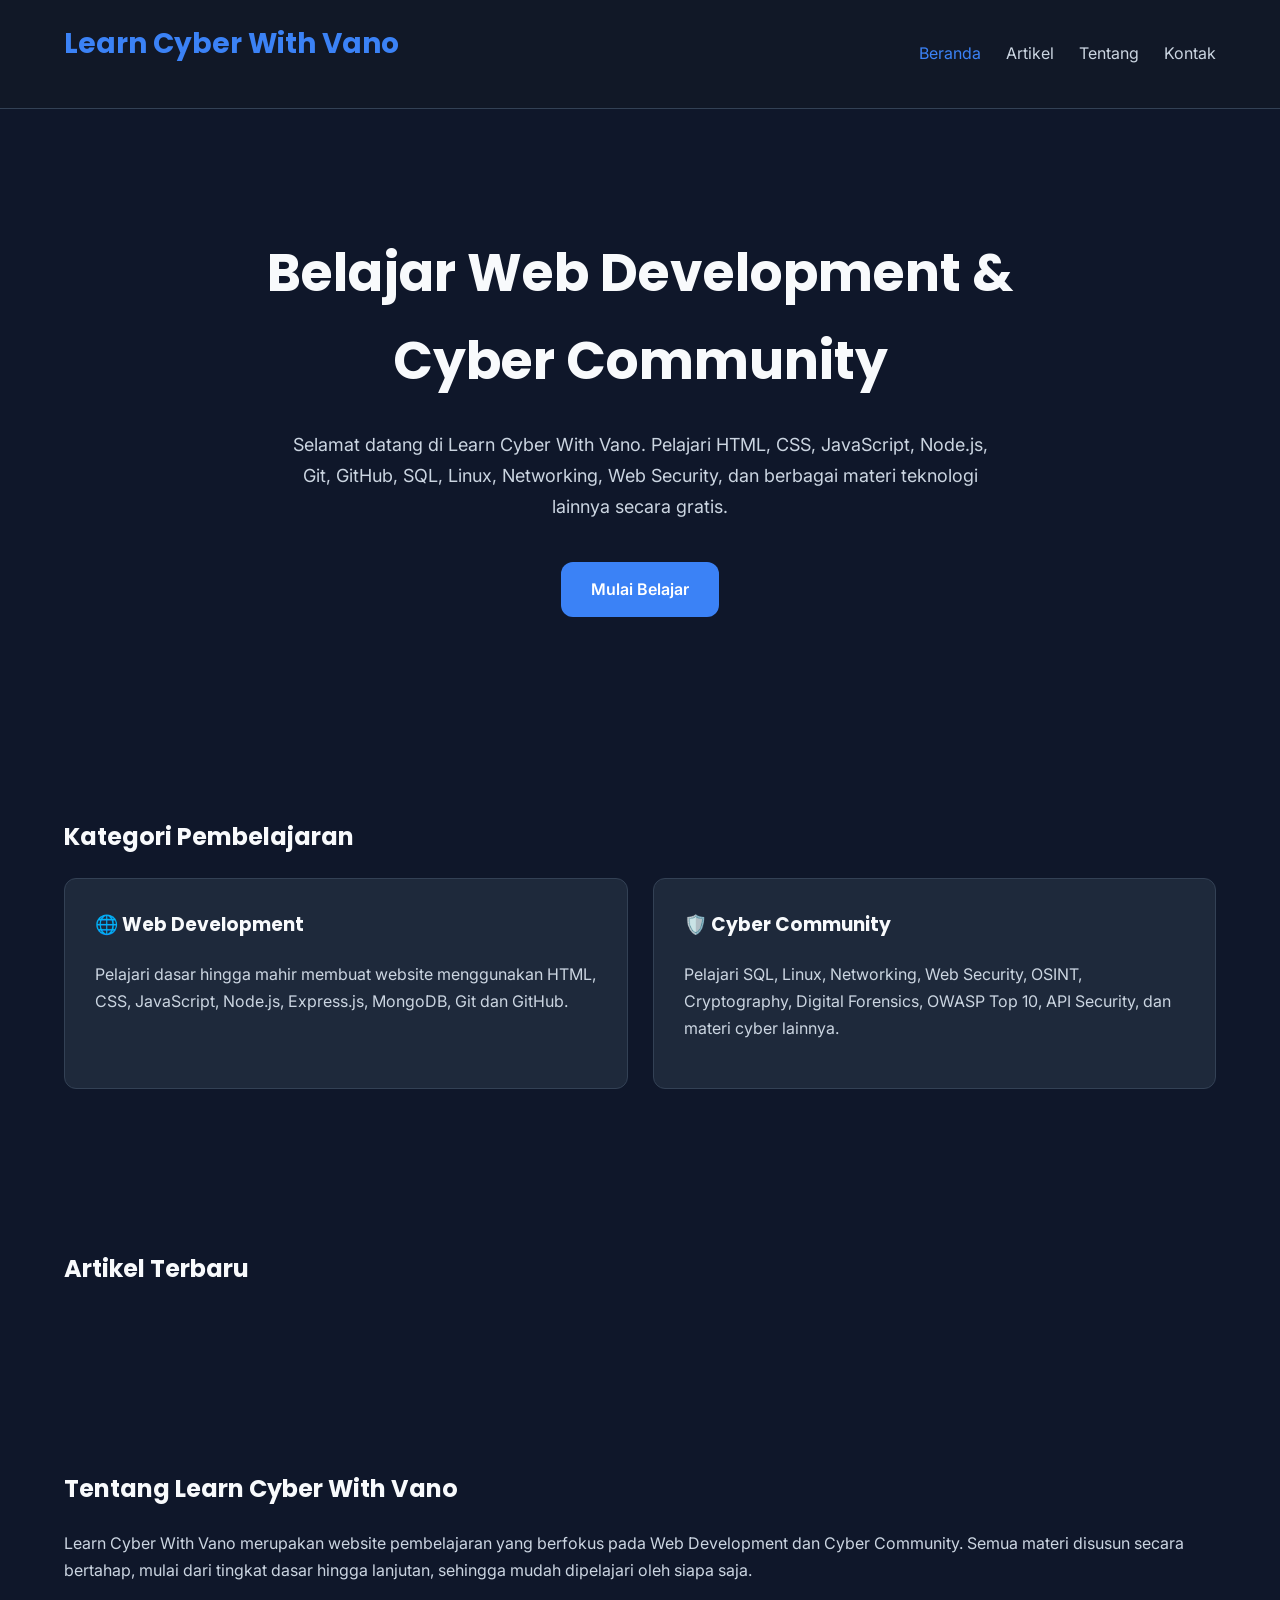
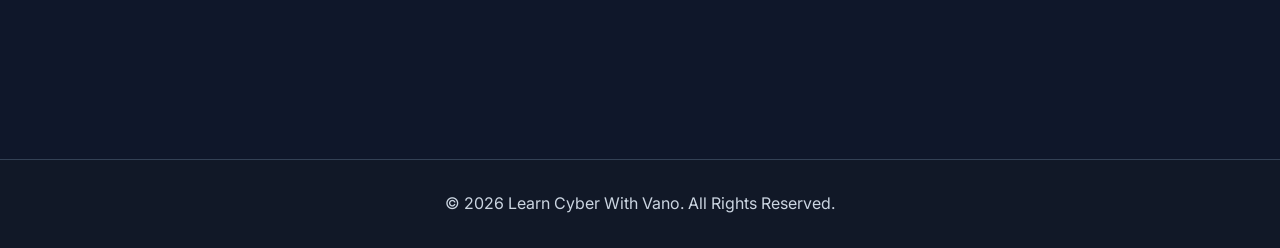
<file: index.html>
<!DOCTYPE html>
<html lang="id">

<head>
    <meta charset="UTF-8">
    <meta name="viewport" content="width=device-width, initial-scale=1.0">

    <title>Learn Cyber With Vano | Web Development & Cyber Community</title>

    <meta name="description"
        content="Learn Cyber With Vano adalah platform pembelajaran Web Development dan Cyber Community dalam bahasa Indonesia.">

    <meta name="keywords"
        content="HTML, CSS, JavaScript, Node.js, SQL, Linux, Cyber Security, Web Development">

    <meta name="author" content="Vano">

    <link rel="stylesheet" href="assets/css/style.css">
</head>

<body>

    <!-- Header -->
    <header>

        <div class="container">

            <div class="logo">

                <a href="index.html">

                    <h1>Learn Cyber With Vano</h1>

                </a>

            </div>

            <nav>

                <ul>

                    <li><a href="index.html">Beranda</a></li>

                    <li><a href="artikel.html">Artikel</a></li>

                    <li><a href="about.html">Tentang</a></li>

                    <li><a href="contact.html">Kontak</a></li>

                </ul>

            </nav>

        </div>

    </header>

    <!-- Hero -->
    <section class="hero">

        <div class="container">

            <h2>
                Belajar Web Development &
                Cyber Community
            </h2>

            <p>

                Selamat datang di Learn Cyber With Vano.

                Pelajari HTML, CSS, JavaScript, Node.js,
                Git, GitHub, SQL, Linux, Networking,
                Web Security, dan berbagai materi teknologi
                lainnya secara gratis.

            </p>

            <a href="artikel.html" class="btn">

                Mulai Belajar

            </a>

        </div>

    </section>

    <!-- Kategori -->
    <section class="categories">

        <div class="container">

            <h2>Kategori Pembelajaran</h2>

            <div class="category-list">

                <div class="category-card">

                    <h3>🌐 Web Development</h3>

                    <p>

                        Pelajari dasar hingga mahir membuat website
                        menggunakan HTML, CSS, JavaScript,
                        Node.js, Express.js, MongoDB,
                        Git dan GitHub.

                    </p>

                </div>

                <div class="category-card">

                    <h3>🛡️ Cyber Community</h3>

                    <p>

                        Pelajari SQL, Linux, Networking,
                        Web Security, OSINT,
                        Cryptography, Digital Forensics,
                        OWASP Top 10, API Security,
                        dan materi cyber lainnya.

                    </p>

                </div>

            </div>

        </div>

    </section>

    <!-- Artikel Terbaru -->
    <section class="latest">

        <div class="container">

            <h2>Artikel Terbaru</h2>

            <div class="article-list">

                <!-- Akan ditampilkan menggunakan JavaScript -->

            </div>

        </div>

    </section>

    <!-- Tentang -->
    <section class="about-preview">

        <div class="container">

            <h2>Tentang Learn Cyber With Vano</h2>

            <p>

                Learn Cyber With Vano merupakan website
                pembelajaran yang berfokus pada
                Web Development dan Cyber Community.

                Semua materi disusun secara bertahap,
                mulai dari tingkat dasar hingga lanjutan,
                sehingga mudah dipelajari oleh siapa saja.

            </p>

        </div>

    </section>

    <!-- Footer -->
    <footer>

        <div class="container">

            <p>

                © 2026 Learn Cyber With Vano.
                All Rights Reserved.

            </p>

        </div>

    </footer>

    <script src="assets/js/app.js"></script>

</body>

  </html>
</file>
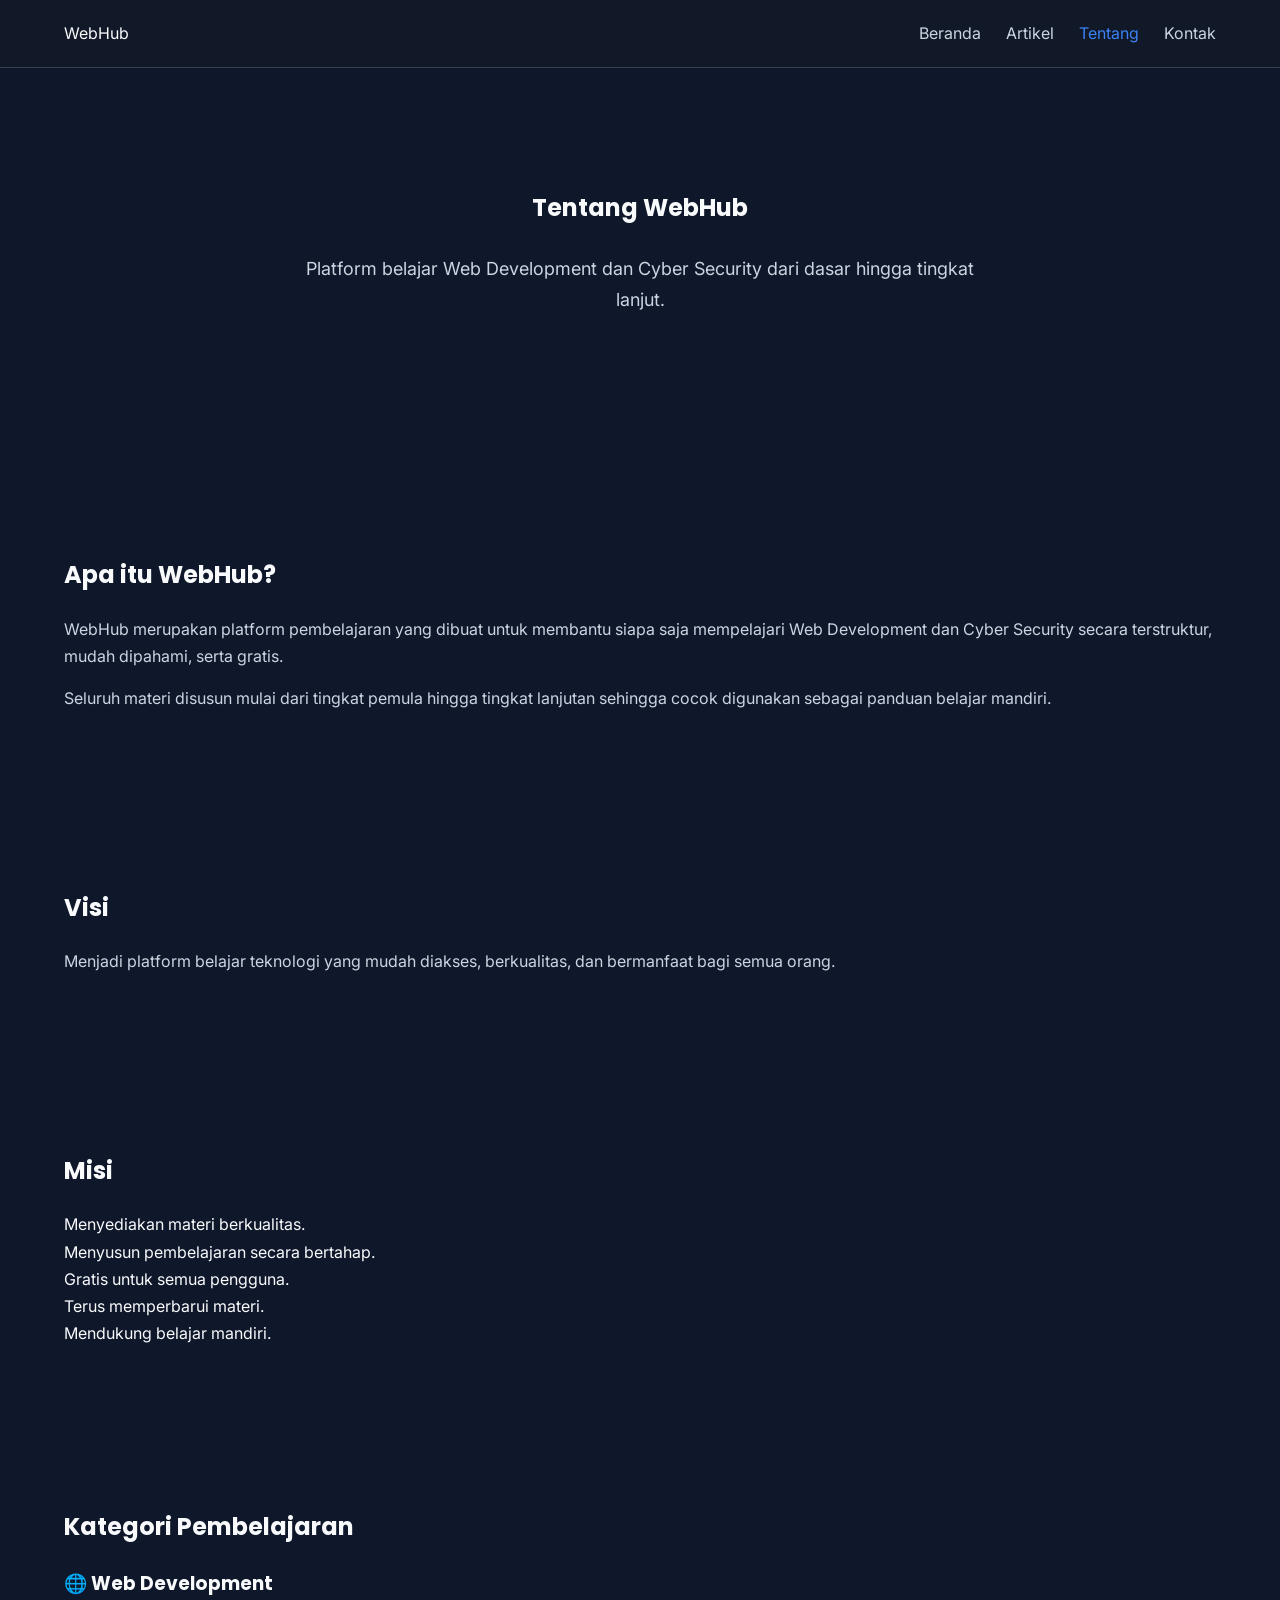
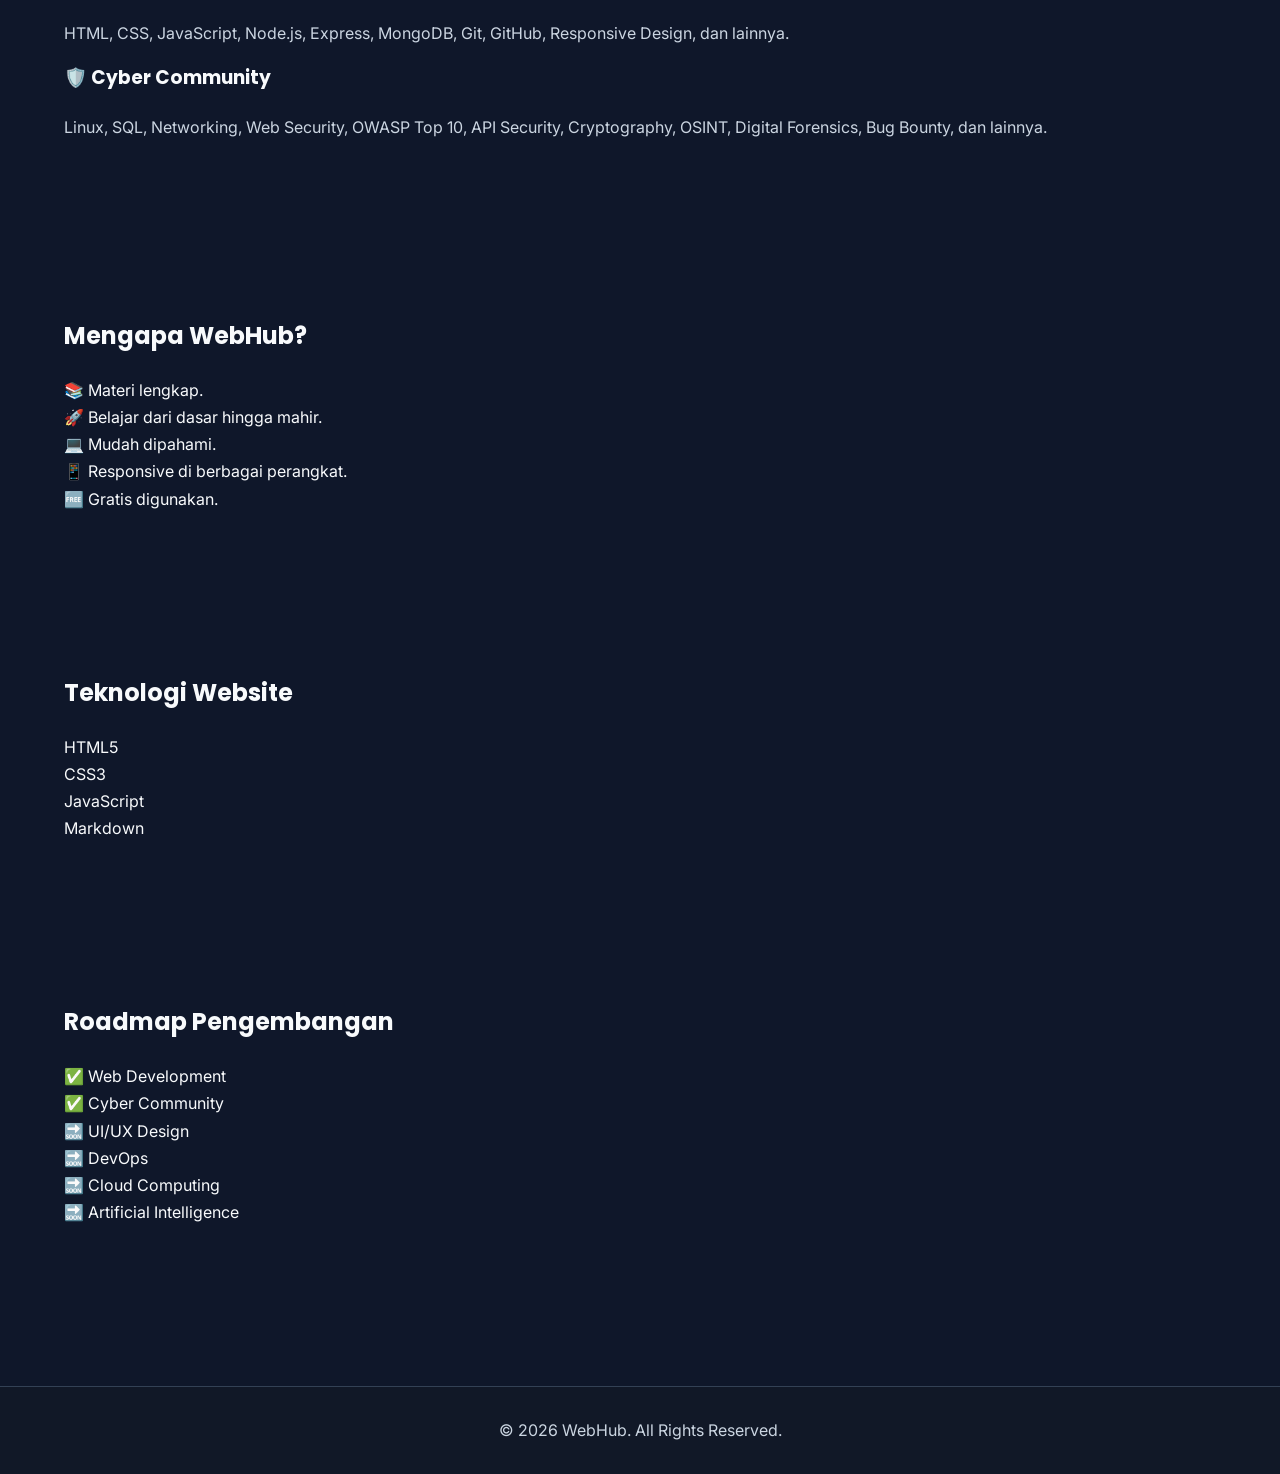
<file: about.html>
<!DOCTYPE html>
<html lang="id">
<head>
    <meta charset="UTF-8">
    <meta name="viewport" content="width=device-width, initial-scale=1.0">
    <title>Tentang - WebHub</title>

    <link rel="stylesheet" href="assets/css/style.css">
    <link rel="stylesheet" href="assets/css/responsive.css">

    <link rel="icon" href="assets/icons/logo.png">
</head>
<body>

<header class="navbar">
    <div class="container">
        <a href="index.html" class="logo">WebHub</a>

        <nav>
            <ul>
                <li><a href="index.html">Beranda</a></li>
                <li><a href="artikel.html">Artikel</a></li>
                <li><a href="about.html" class="active">Tentang</a></li>
                <li><a href="contact.html">Kontak</a></li>
            </ul>
        </nav>
    </div>
</header>

<section class="hero">
    <div class="container">
        <h1>Tentang WebHub</h1>
        <p>
            Platform belajar Web Development dan Cyber Security
            dari dasar hingga tingkat lanjut.
        </p>
    </div>
</section>

<section class="about container">

    <h2>Apa itu WebHub?</h2>

    <p>
        WebHub merupakan platform pembelajaran yang dibuat untuk membantu
        siapa saja mempelajari Web Development dan Cyber Security
        secara terstruktur, mudah dipahami, serta gratis.
    </p>

    <p>
        Seluruh materi disusun mulai dari tingkat pemula hingga tingkat
        lanjutan sehingga cocok digunakan sebagai panduan belajar mandiri.
    </p>

</section>

<section class="container">

    <h2>Visi</h2>

    <p>
        Menjadi platform belajar teknologi yang mudah diakses,
        berkualitas, dan bermanfaat bagi semua orang.
    </p>

</section>

<section class="container">

    <h2>Misi</h2>

    <ul>
        <li>Menyediakan materi berkualitas.</li>
        <li>Menyusun pembelajaran secara bertahap.</li>
        <li>Gratis untuk semua pengguna.</li>
        <li>Terus memperbarui materi.</li>
        <li>Mendukung belajar mandiri.</li>
    </ul>

</section>

<section class="container">

    <h2>Kategori Pembelajaran</h2>

    <div class="cards">

        <div class="card">
            <h3>🌐 Web Development</h3>
            <p>
                HTML, CSS, JavaScript, Node.js,
                Express, MongoDB, Git, GitHub,
                Responsive Design, dan lainnya.
            </p>
        </div>

        <div class="card">
            <h3>🛡️ Cyber Community</h3>
            <p>
                Linux, SQL, Networking,
                Web Security, OWASP Top 10,
                API Security, Cryptography,
                OSINT, Digital Forensics,
                Bug Bounty, dan lainnya.
            </p>
        </div>

    </div>

</section>

<section class="container">

    <h2>Mengapa WebHub?</h2>

    <ul>
        <li>📚 Materi lengkap.</li>
        <li>🚀 Belajar dari dasar hingga mahir.</li>
        <li>💻 Mudah dipahami.</li>
        <li>📱 Responsive di berbagai perangkat.</li>
        <li>🆓 Gratis digunakan.</li>
    </ul>

</section>

<section class="container">

    <h2>Teknologi Website</h2>

    <div class="cards">

        <div class="card">HTML5</div>
        <div class="card">CSS3</div>
        <div class="card">JavaScript</div>
        <div class="card">Markdown</div>

    </div>

</section>

<section class="container">

    <h2>Roadmap Pengembangan</h2>

    <ul>
        <li>✅ Web Development</li>
        <li>✅ Cyber Community</li>
        <li>🔜 UI/UX Design</li>
        <li>🔜 DevOps</li>
        <li>🔜 Cloud Computing</li>
        <li>🔜 Artificial Intelligence</li>
    </ul>

</section>

<footer>
    <div class="container">
        <p>© 2026 WebHub. All Rights Reserved.</p>
    </div>
</footer>

<script src="assets/js/app.js"></script>

</body>
  </html>
</file>
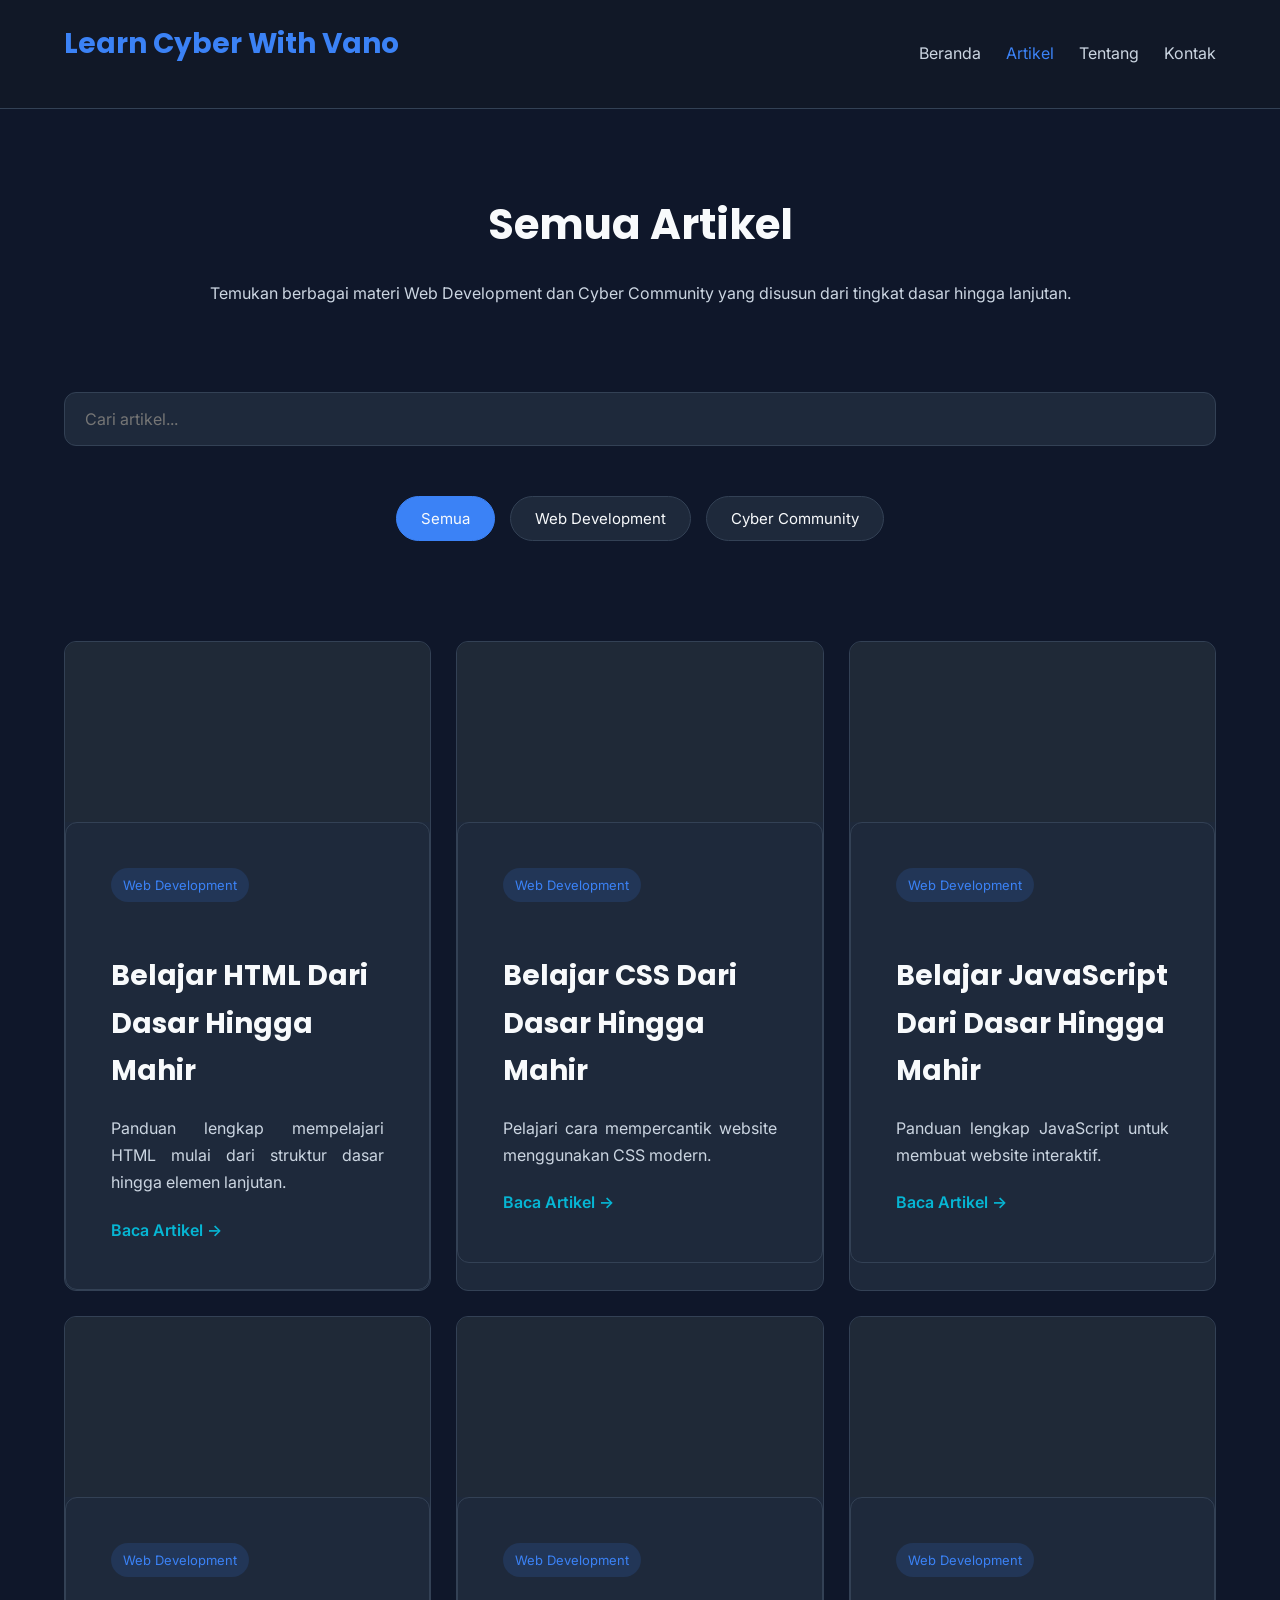
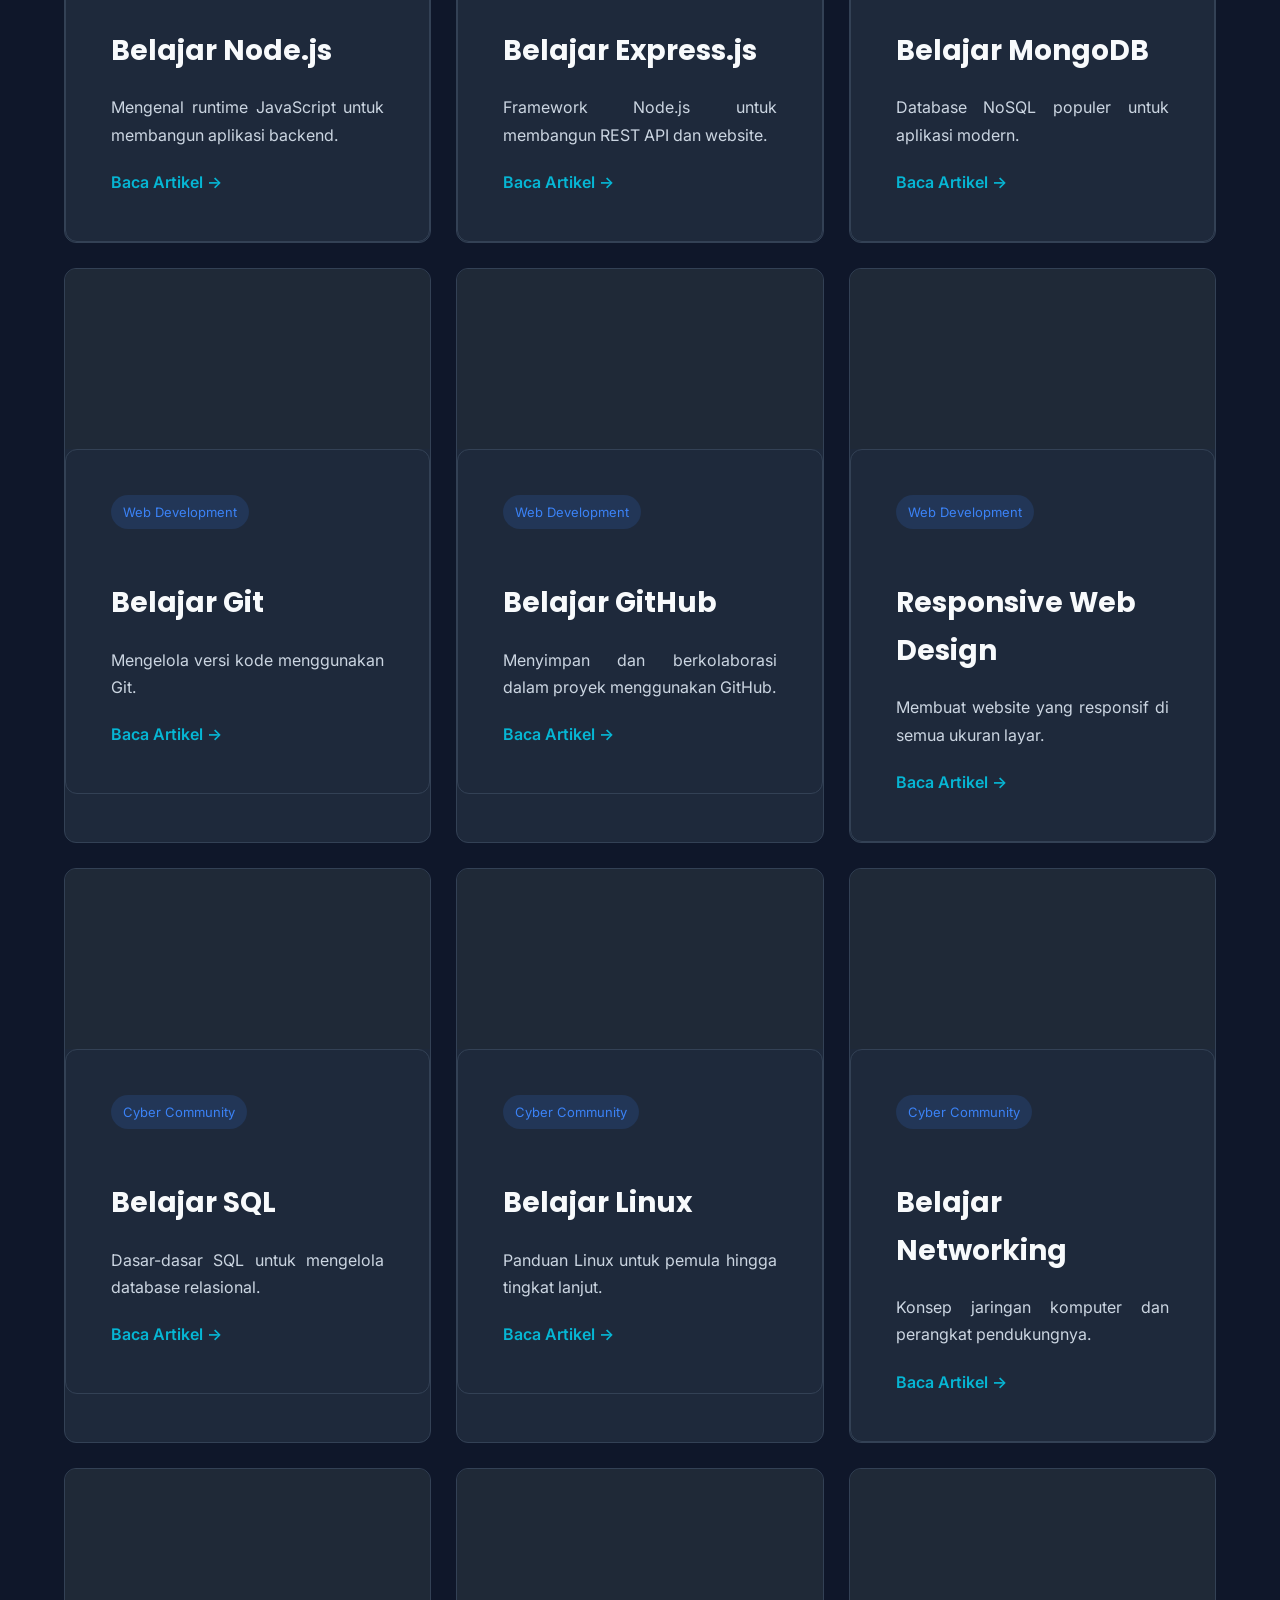
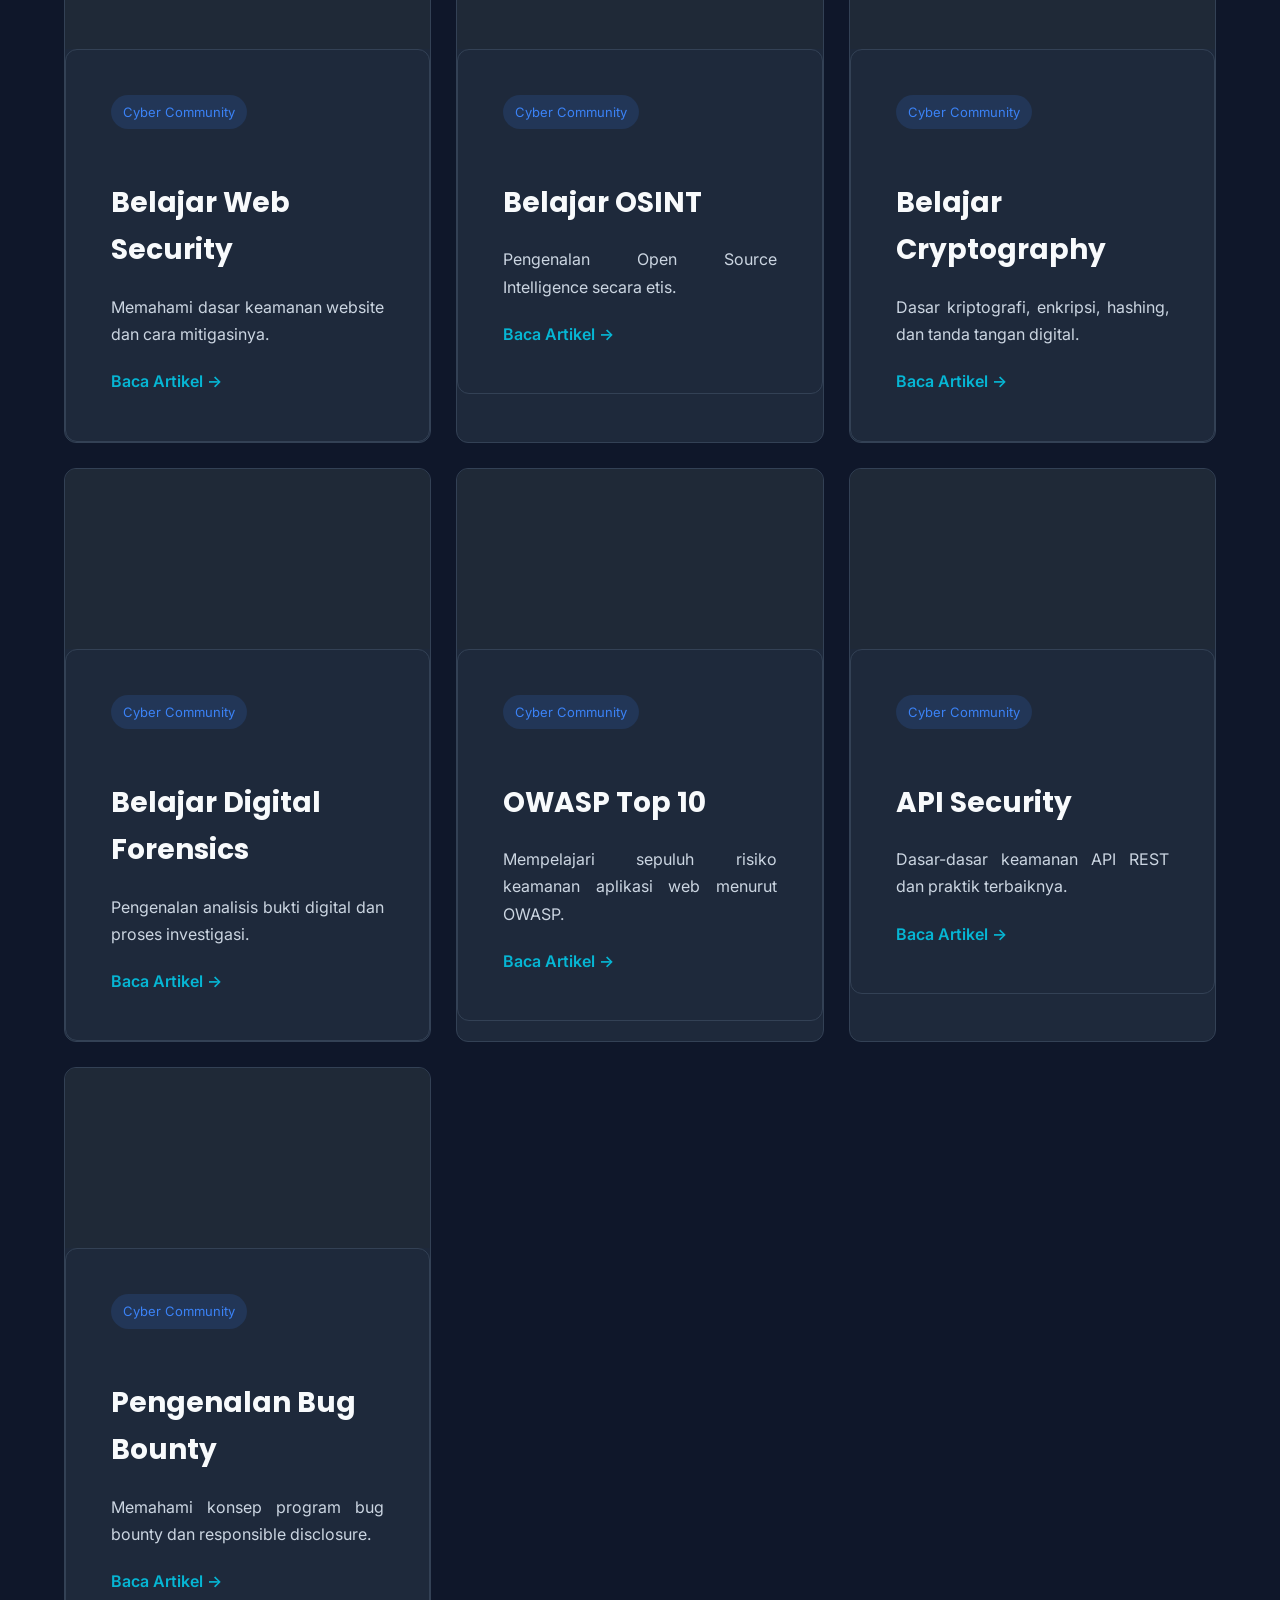
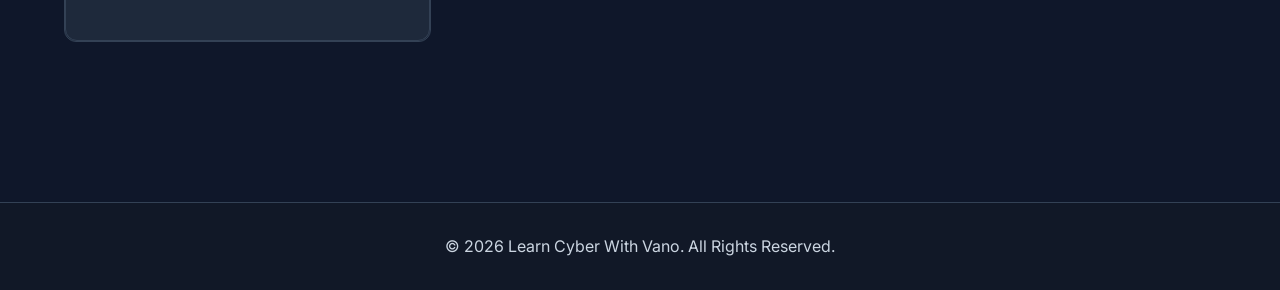
<file: artikel.html>
<!DOCTYPE html>
<html lang="id">

<head>

    <meta charset="UTF-8">

    <meta name="viewport" content="width=device-width, initial-scale=1.0">

    <title>Artikel | Learn Cyber With Vano</title>

    <meta name="description"
        content="Kumpulan artikel Web Development dan Cyber Community dari Learn Cyber With Vano.">

    <link rel="stylesheet" href="assets/css/style.css">

</head>

<body>

    <!-- Header -->
    <header>

        <div class="container">

            <div class="logo">

                <a href="index.html">

                    <h1>Learn Cyber With Vano</h1>

                </a>

            </div>

            <nav>

                <ul>

                    <li><a href="index.html">Beranda</a></li>

                    <li><a href="artikel.html" class="active">Artikel</a></li>

                    <li><a href="about.html">Tentang</a></li>

                    <li><a href="contact.html">Kontak</a></li>

                </ul>

            </nav>

        </div>

    </header>

    <!-- Hero -->

    <section class="page-header">

        <div class="container">

            <h2>Semua Artikel</h2>

            <p>

                Temukan berbagai materi Web Development
                dan Cyber Community yang disusun dari
                tingkat dasar hingga lanjutan.

            </p>

        </div>

    </section>

    <!-- Search -->

    <section class="search-section">

        <div class="container">

            <input
                type="text"
                id="searchInput"
                placeholder="Cari artikel...">

        </div>

    </section>

    <!-- Filter -->

    <section class="category-filter">

        <div class="container">

            <button class="filter-btn active">

                Semua

            </button>

            <button class="filter-btn">

                Web Development

            </button>

            <button class="filter-btn">

                Cyber Community

            </button>

        </div>

    </section>

    <!-- List Artikel -->

    <section class="articles">

        <div class="container">

            <div id="articleContainer">

                <!-- Akan diisi menggunakan JavaScript -->

            </div>

        </div>

    </section>

    <!-- Footer -->

    <footer>

        <div class="container">

            <p>

                © 2026 Learn Cyber With Vano.
                All Rights Reserved.

            </p>

        </div>

    </footer>

    <script src="assets/js/search.js"></script>

</body>

      </html>
</file>
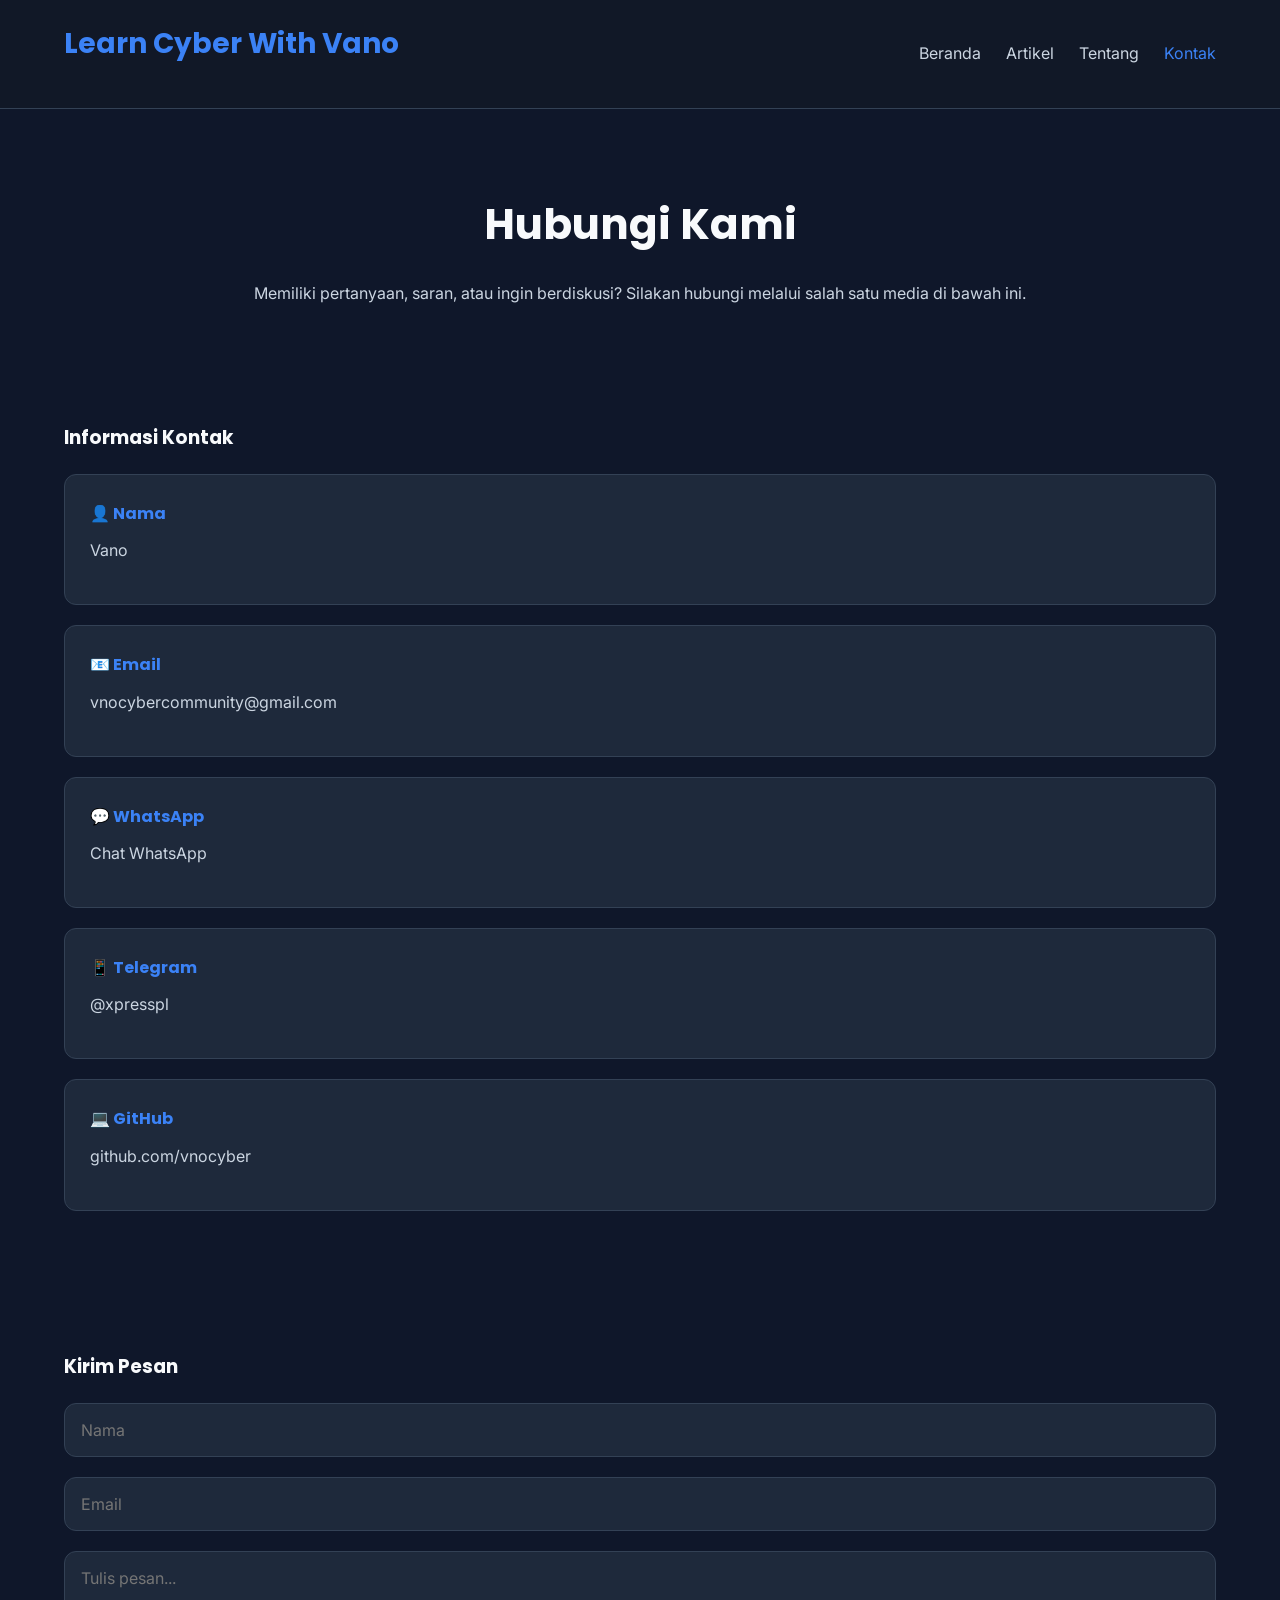
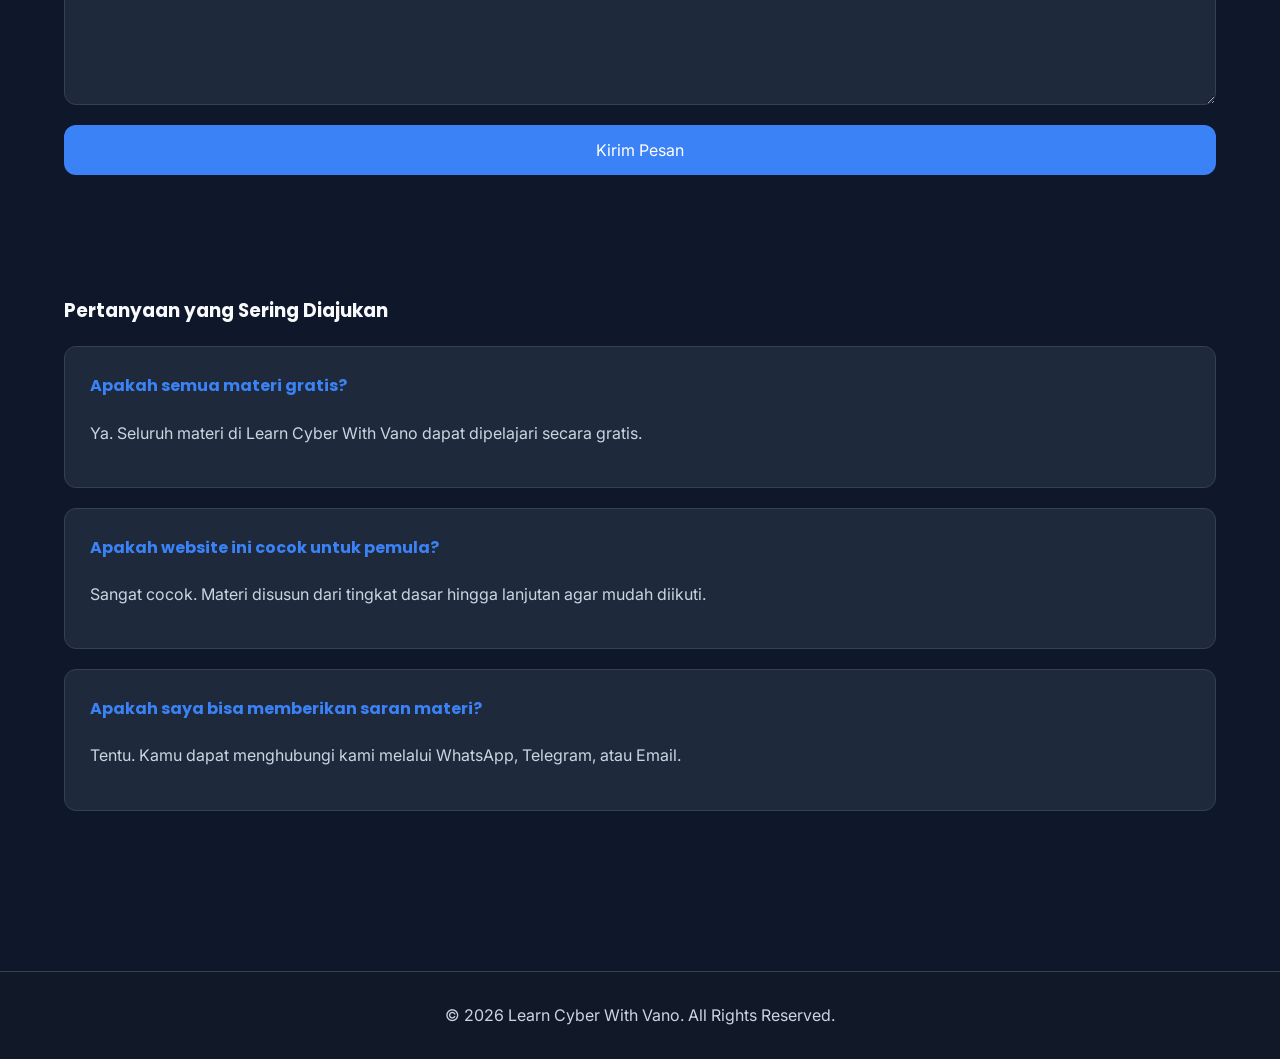
<file: contact.html>
<!DOCTYPE html>
<html lang="id">

<head>

    <meta charset="UTF-8">

    <meta name="viewport" content="width=device-width, initial-scale=1.0">

    <title>Kontak | Learn Cyber With Vano</title>

    <meta name="description"
        content="Hubungi Learn Cyber With Vano melalui WhatsApp, Telegram, Email, atau GitHub.">

    <link rel="stylesheet" href="assets/css/style.css">

</head>

<body>

    <!-- Header -->

    <header>

        <div class="container">

            <div class="logo">

                <a href="index.html">

                    <h1>Learn Cyber With Vano</h1>

                </a>

            </div>

            <nav>

                <ul>

                    <li><a href="index.html">Beranda</a></li>

                    <li><a href="artikel.html">Artikel</a></li>

                    <li><a href="about.html">Tentang</a></li>

                    <li><a href="contact.html" class="active">Kontak</a></li>

                </ul>

            </nav>

        </div>

    </header>

    <!-- Hero -->

    <section class="page-header">

        <div class="container">

            <h2>Hubungi Kami</h2>

            <p>

                Memiliki pertanyaan, saran, atau ingin berdiskusi?
                Silakan hubungi melalui salah satu media di bawah ini.

            </p>

        </div>

    </section>

    <!-- Informasi Kontak -->

    <section class="contact-info">

        <div class="container">

            <h3>Informasi Kontak</h3>

            <div class="contact-card">

                <h4>👤 Nama</h4>

                <p>Vano</p>

            </div>

            <div class="contact-card">

                <h4>📧 Email</h4>

                <p>vnocybercommunity@gmail.com</p>

            </div>

            <div class="contact-card">

                <h4>💬 WhatsApp</h4>

                <p>

                    <a href="https://wa.me/628212165939">

                        Chat WhatsApp

                    </a>

                </p>

            </div>

            <div class="contact-card">

                <h4>📱 Telegram</h4>

                <p>

                    <a href="https://t.me/xpresspl">

                        @xpresspl

                    </a>

                </p>

            </div>

            <div class="contact-card">

                <h4>💻 GitHub</h4>

                <p>

                    <a href="https://github.com/vnocyber">

                        github.com/vnocyber

                    </a>

                </p>

            </div>

        </div>

    </section>

    <!-- Form -->

    <section class="contact-form">

        <div class="container">

            <h3>Kirim Pesan</h3>

            <form>

                <input
                    type="text"
                    placeholder="Nama"
                    required>

                <input
                    type="email"
                    placeholder="Email"
                    required>

                <textarea
                    rows="6"
                    placeholder="Tulis pesan..."
                    required></textarea>

                <button type="submit">

                    Kirim Pesan

                </button>

            </form>

        </div>

    </section>

    <!-- FAQ -->

    <section class="faq">

        <div class="container">

            <h3>Pertanyaan yang Sering Diajukan</h3>

            <div class="faq-item">

                <h4>Apakah semua materi gratis?</h4>

                <p>

                    Ya. Seluruh materi di Learn Cyber With Vano
                    dapat dipelajari secara gratis.

                </p>

            </div>

            <div class="faq-item">

                <h4>Apakah website ini cocok untuk pemula?</h4>

                <p>

                    Sangat cocok. Materi disusun dari tingkat dasar
                    hingga lanjutan agar mudah diikuti.

                </p>

            </div>

            <div class="faq-item">

                <h4>Apakah saya bisa memberikan saran materi?</h4>

                <p>

                    Tentu. Kamu dapat menghubungi kami melalui
                    WhatsApp, Telegram, atau Email.

                </p>

            </div>

        </div>

    </section>

    <!-- Footer -->

    <footer>

        <div class="container">

            <p>

                © 2026 Learn Cyber With Vano.
                All Rights Reserved.

            </p>

        </div>

    </footer>

</body>

              </html>
</file>
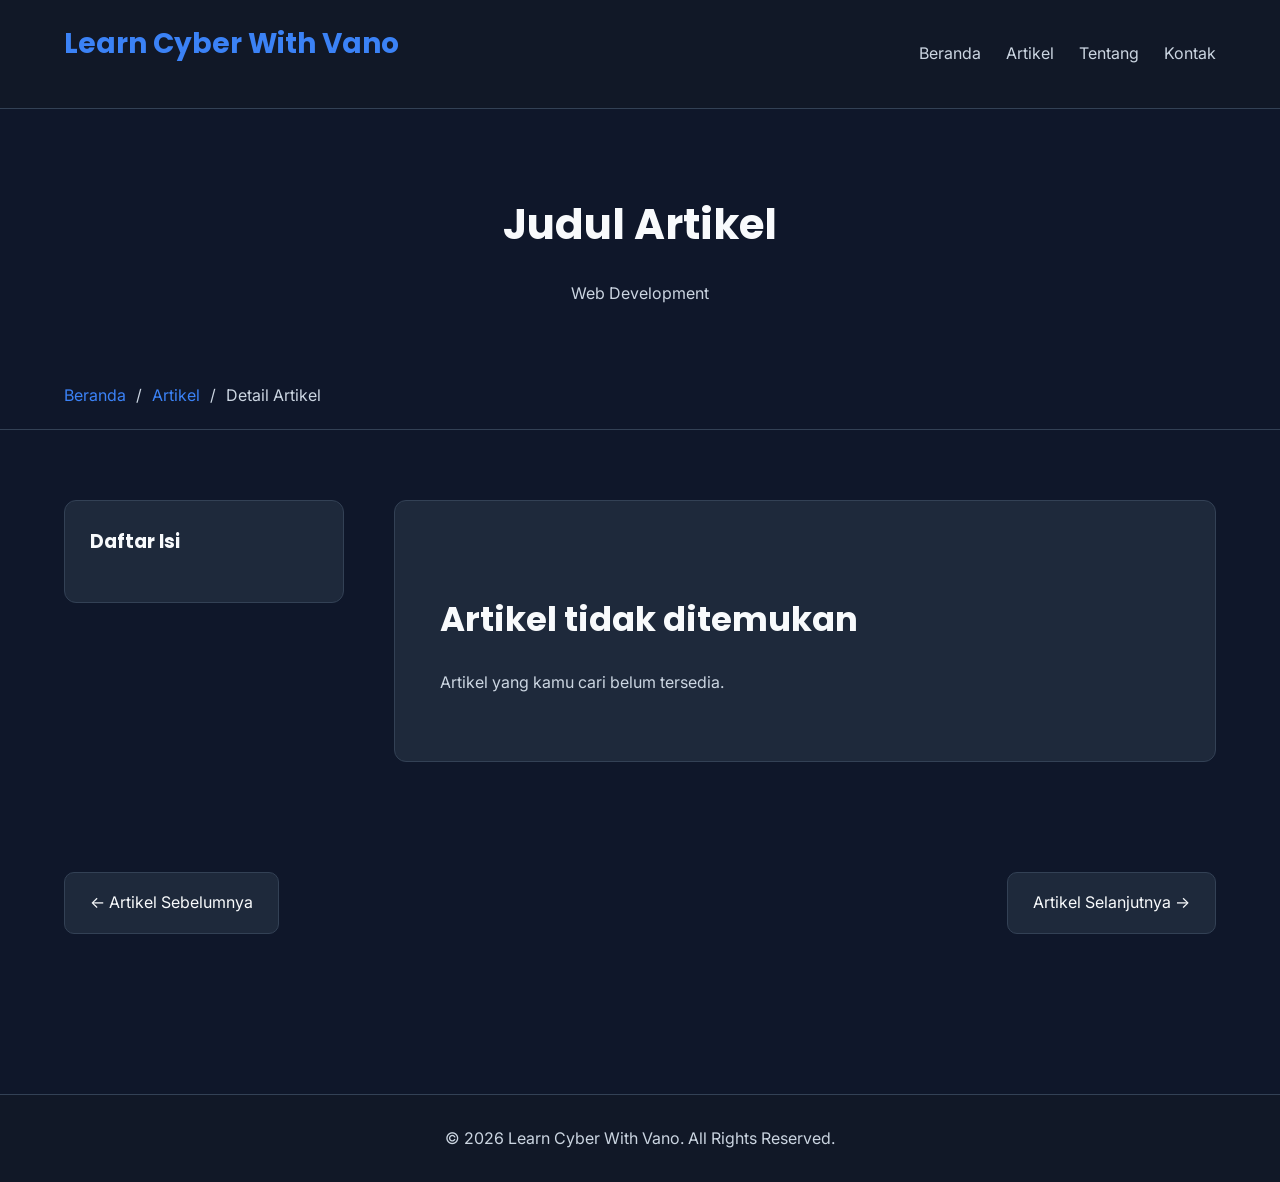
<file: detail.html>
<!DOCTYPE html>
<html lang="id">

<head>

    <meta charset="UTF-8">

    <meta name="viewport" content="width=device-width, initial-scale=1.0">

    <title>Detail Artikel | Learn Cyber With Vano</title>

    <meta name="description"
        content="Baca artikel Web Development dan Cyber Community di Learn Cyber With Vano.">

    <link rel="stylesheet" href="assets/css/style.css">

</head>

<body>

    <!-- Header -->

    <header>

        <div class="container">

            <div class="logo">

                <a href="index.html">

                    <h1>Learn Cyber With Vano</h1>

                </a>

            </div>

            <nav>

                <ul>

                    <li><a href="index.html">Beranda</a></li>

                    <li><a href="artikel.html">Artikel</a></li>

                    <li><a href="about.html">Tentang</a></li>

                    <li><a href="contact.html">Kontak</a></li>

                </ul>

            </nav>

        </div>

    </header>

    <!-- Hero -->

    <section class="page-header">

        <div class="container">

            <h2 id="articleTitle">

                Judul Artikel

            </h2>

            <p id="articleCategory">

                Web Development

            </p>

        </div>

    </section>

    <!-- Breadcrumb -->

    <section class="breadcrumb">

        <div class="container">

            <a href="index.html">

                Beranda

            </a>

            /

            <a href="artikel.html">

                Artikel

            </a>

            /

            <span>

                Detail Artikel

            </span>

        </div>

    </section>

    <!-- Artikel -->

    <main class="article-page">

        <div class="container">

            <!-- Daftar Isi -->

            <aside class="table-of-content">

                <h3>Daftar Isi</h3>

                <ul id="toc">

                    <!-- Otomatis -->

                </ul>

            </aside>

            <!-- Isi Artikel -->

            <article class="article-content">

                <div id="content">

                    <!-- Markdown akan tampil di sini -->

                </div>

            </article>

        </div>

    </main>

    <!-- Navigasi -->

    <section class="article-navigation">

        <div class="container">

            <a href="#">

                ← Artikel Sebelumnya

            </a>

            <a href="#">

                Artikel Selanjutnya →

            </a>

        </div>

    </section>

    <!-- Footer -->

    <footer>

        <div class="container">

            <p>

                © 2026 Learn Cyber With Vano.
                All Rights Reserved.

            </p>

        </div>

    </footer>

    <script src="assets/js/article.js"></script>

</body>

  </html>
</file>
<file: assets/css/style.css>
/* ==========================================
   Learn Cyber With Vano
   Main Stylesheet
   Version : 1.0
========================================== */

/* ===========================
   Google Font
=========================== */

@import url('https://fonts.googleapis.com/css2?family=Inter:wght@300;400;500;600;700&family=Poppins:wght@300;400;500;600;700&display=swap');

/* ===========================
   CSS Variables
=========================== */

:root{

    --primary:#3B82F6;

    --secondary:#06B6D4;

    --success:#22C55E;

    --danger:#EF4444;

    --warning:#F59E0B;

    --background:#0F172A;

    --card:#1E293B;

    --border:#334155;

    --text:#F8FAFC;

    --text-secondary:#CBD5E1;

    --shadow:0 10px 30px rgba(0,0,0,.25);

    --radius:12px;

    --transition:.3s ease;

}

/* ===========================
   Reset CSS
=========================== */

*{

    margin:0;

    padding:0;

    box-sizing:border-box;

}

html{

    scroll-behavior:smooth;

}

body{

    font-family:"Inter",sans-serif;

    background:var(--background);

    color:var(--text);

    line-height:1.7;

}

/* ===========================
   Global
=========================== */

.container{

    width:90%;

    max-width:1200px;

    margin:auto;

}

a{

    text-decoration:none;

    color:inherit;

}

img{

    max-width:100%;

    display:block;

}

ul{

    list-style:none;

}

section{

    padding:80px 0;

}

h1,h2,h3,h4{

    font-family:"Poppins",sans-serif;

    margin-bottom:20px;

}

p{

    color:var(--text-secondary);

    margin-bottom:15px;

}

/* ===========================
   Button
=========================== */

.btn{

    display:inline-block;

    padding:14px 30px;

    background:var(--primary);

    color:white;

    border-radius:var(--radius);

    transition:var(--transition);

    font-weight:600;

}

.btn:hover{

    transform:translateY(-3px);

    background:#2563EB;

}

/* ===========================
   Header
=========================== */

header{

    position:sticky;

    top:0;

    z-index:1000;

    background:#111827;

    border-bottom:1px solid var(--border);

}

header .container{

    display:flex;

    justify-content:space-between;

    align-items:center;

    padding:20px 0;

}

.logo h1{

    color:var(--primary);

    font-size:28px;

}

nav ul{

    display:flex;

    gap:25px;

}

nav a{

    transition:.3s;

    color:var(--text-secondary);

}

nav a:hover,

nav a.active{

    color:var(--primary);

}

/* ===========================
   Hero
=========================== */

.hero{

    text-align:center;

    padding:120px 0;

}

.hero h2{

    font-size:52px;

    max-width:800px;

    margin:auto;

}

.hero p{

    max-width:700px;

    margin:25px auto 40px;

    font-size:18px;

}

/* ===========================
   Page Header
=========================== */

.page-header{

    text-align:center;

    padding:80px 0 40px;

}

.page-header h2{

    font-size:42px;

}

/* ===========================
   Category Card
=========================== */

.category-list{

    display:grid;

    grid-template-columns:repeat(2,1fr);

    gap:25px;

}

.category-card{

    background:var(--card);

    padding:30px;

    border-radius:var(--radius);

    border:1px solid var(--border);

    transition:var(--transition);

}

.category-card:hover{

    transform:translateY(-6px);

}

/* ===========================
   Search Section
=========================== */

.search-section{

    padding:30px 0;

}

.search-section input{

    width:100%;

    padding:16px 20px;

    border:1px solid var(--border);

    border-radius:var(--radius);

    background:var(--card);

    color:var(--text);

    font-size:16px;

    outline:none;

    transition:var(--transition);

}

.search-section input:focus{

    border-color:var(--primary);

    box-shadow:0 0 0 4px rgba(59,130,246,.15);

}

/* ===========================
   Category Filter
=========================== */

.category-filter{

    padding:20px 0;

}

.category-filter .container{

    display:flex;

    justify-content:center;

    align-items:center;

    flex-wrap:wrap;

    gap:15px;

}

.filter-btn{

    padding:12px 24px;

    background:var(--card);

    color:var(--text);

    border:1px solid var(--border);

    border-radius:30px;

    cursor:pointer;

    transition:var(--transition);

    font-size:15px;

}

.filter-btn:hover{

    background:var(--primary);

}

.filter-btn.active{

    background:var(--primary);

    border-color:var(--primary);

}

/* ===========================
   Article List
=========================== */

.article-list,

#articleContainer{

    display:grid;

    grid-template-columns:repeat(auto-fit,minmax(300px,1fr));

    gap:25px;

}

/* ===========================
   Article Card
=========================== */

.article-card{

    background:var(--card);

    border:1px solid var(--border);

    border-radius:var(--radius);

    overflow:hidden;

    transition:var(--transition);

}

.article-card:hover{

    transform:translateY(-8px);

    box-shadow:var(--shadow);

}

.article-image{

    width:100%;

    height:180px;

    background:#1f2937;

}

.article-content{

    padding:25px;

}

.article-category{

    display:inline-block;

    padding:6px 12px;

    border-radius:20px;

    background:rgba(59,130,246,.15);

    color:var(--primary);

    font-size:13px;

    margin-bottom:15px;

}

.article-title{

    font-size:22px;

    margin-bottom:12px;

}

.article-desc{

    color:var(--text-secondary);

    margin-bottom:20px;

}

.read-more{

    color:var(--primary);

    font-weight:600;

}

/* ===========================
   About Section
=========================== */

.about-section,

.vision,

.mission,

.topics{

    padding:60px 0;

}

.about-section p,

.vision p,

.mission p{

    max-width:800px;

}

/* ===========================
   Contact
=========================== */

.contact-info{

    padding:60px 0;

}

.contact-card{

    background:var(--card);

    border:1px solid var(--border);

    border-radius:var(--radius);

    padding:25px;

    margin-bottom:20px;

}

.contact-card h4{

    color:var(--primary);

    margin-bottom:10px;

}

.contact-form{

    padding:60px 0;

}

.contact-form form{

    display:flex;

    flex-direction:column;

    gap:20px;

}

.contact-form input,

.contact-form textarea{

    background:var(--card);

    border:1px solid var(--border);

    color:var(--text);

    padding:16px;

    border-radius:var(--radius);

    outline:none;

    transition:var(--transition);

}

.contact-form input:focus,

.contact-form textarea:focus{

    border-color:var(--primary);

}

.contact-form button{

    padding:15px;

    border:none;

    background:var(--primary);

    color:white;

    border-radius:var(--radius);

    cursor:pointer;

    font-size:16px;

    transition:var(--transition);

}

.contact-form button:hover{

    background:#2563EB;

}

/* ===========================
   FAQ
=========================== */

.faq{

    padding:60px 0;

}

.faq-item{

    background:var(--card);

    border:1px solid var(--border);

    border-radius:var(--radius);

    padding:25px;

    margin-bottom:20px;

}

.faq-item h4{

    color:var(--primary);

}

/* ===========================
   Footer
=========================== */

footer{

    margin-top:80px;

    padding:30px 0;

    border-top:1px solid var(--border);

    text-align:center;

    background:#111827;

}

footer p{

    margin:0;

    color:var(--text-secondary);

}

/* ===========================
   Breadcrumb
=========================== */

.breadcrumb{

    padding:20px 0;

    border-bottom:1px solid var(--border);

}

.breadcrumb .container{

    display:flex;

    gap:10px;

    align-items:center;

    flex-wrap:wrap;

    color:var(--text-secondary);

}

.breadcrumb a{

    color:var(--primary);

}

.breadcrumb span{

    color:var(--text-secondary);

}

/* ===========================
   Detail Article Layout
=========================== */

.article-page{

    padding:70px 0;

}

.article-page .container{

    display:grid;

    grid-template-columns:280px 1fr;

    gap:50px;

    align-items:start;

}

/* ===========================
   Table Of Contents
=========================== */

.table-of-content{

    position:sticky;

    top:100px;

    background:var(--card);

    border:1px solid var(--border);

    border-radius:var(--radius);

    padding:25px;

}

.table-of-content h3{

    margin-bottom:20px;

}

.table-of-content ul{

    display:flex;

    flex-direction:column;

    gap:12px;

}

.table-of-content a{

    color:var(--text-secondary);

    transition:.3s;

}

.table-of-content a:hover{

    color:var(--primary);

    padding-left:8px;

}

/* ===========================
   Article Content
=========================== */

.article-content{

    background:var(--card);

    border:1px solid var(--border);

    border-radius:var(--radius);

    padding:45px;

}

.article-content h1{

    font-size:42px;

}

.article-content h2{

    margin-top:45px;

    font-size:34px;

}

.article-content h3{

    margin-top:35px;

    font-size:28px;

}

.article-content h4{

    margin-top:30px;

    font-size:22px;

}

.article-content p{

    margin:20px 0;

    text-align:justify;

}

.article-content ul{

    list-style:disc;

    padding-left:25px;

    margin:20px 0;

}

.article-content ol{

    padding-left:25px;

    margin:20px 0;

}

.article-content li{

    margin:10px 0;

}

/* ===========================
   Code Block
=========================== */

pre{

    background:#020617;

    color:#F8FAFC;

    border-radius:12px;

    padding:25px;

    overflow:auto;

    margin:25px 0;

    border:1px solid var(--border);

}

code{

    font-family:Consolas, monospace;

    font-size:15px;

}

:not(pre)>code{

    background:#1e293b;

    padding:4px 8px;

    border-radius:6px;

    color:#38BDF8;

}

/* ===========================
   Blockquote
=========================== */

blockquote{

    border-left:5px solid var(--primary);

    padding:15px 20px;

    background:#16213a;

    margin:25px 0;

    border-radius:8px;

}

/* ===========================
   Table
=========================== */

table{

    width:100%;

    border-collapse:collapse;

    margin:25px 0;

}

table th{

    background:var(--primary);

    color:white;

    padding:15px;

}

table td{

    border:1px solid var(--border);

    padding:15px;

}

/* ===========================
   Article Navigation
=========================== */

.article-navigation{

    padding:40px 0 80px;

}

.article-navigation .container{

    display:flex;

    justify-content:space-between;

    gap:20px;

}

.article-navigation a{

    background:var(--card);

    border:1px solid var(--border);

    padding:16px 25px;

    border-radius:10px;

    transition:.3s;

}

.article-navigation a:hover{

    background:var(--primary);

}

/* ===========================
   Selection
=========================== */

::selection{

    background:var(--primary);

    color:white;

}

/* ===========================
   Scrollbar
=========================== */

::-webkit-scrollbar{

    width:10px;

}

::-webkit-scrollbar-track{

    background:#0f172a;

}

::-webkit-scrollbar-thumb{

    background:#3B82F6;

    border-radius:20px;

}

/* ===========================
   Utility Classes
=========================== */

.text-center{

    text-align:center;

}

.text-left{

    text-align:left;

}

.text-right{

    text-align:right;

}

.mt-1{margin-top:10px;}
.mt-2{margin-top:20px;}
.mt-3{margin-top:30px;}
.mt-4{margin-top:40px;}
.mt-5{margin-top:50px;}

.mb-1{margin-bottom:10px;}
.mb-2{margin-bottom:20px;}
.mb-3{margin-bottom:30px;}
.mb-4{margin-bottom:40px;}
.mb-5{margin-bottom:50px;}

/* ===========================
   Badge
=========================== */

.badge{

    display:inline-block;

    padding:6px 12px;

    border-radius:999px;

    background:rgba(59,130,246,.15);

    color:var(--primary);

    font-size:13px;

    font-weight:600;

}

/* ===========================
   Card Shadow
=========================== */

.shadow{

    box-shadow:var(--shadow);

}

/* ===========================
   Fade Animation
=========================== */

.fade-in{

    animation:fadeIn .8s ease;

}

@keyframes fadeIn{

    from{

        opacity:0;

        transform:translateY(20px);

    }

    to{

        opacity:1;

        transform:translateY(0);

    }

}

/* ===========================
   Slide Animation
=========================== */

.slide-up{

    animation:slideUp .6s ease;

}

@keyframes slideUp{

    from{

        opacity:0;

        transform:translateY(40px);

    }

    to{

        opacity:1;

        transform:translateY(0);

    }

}

/* ===========================
   Loading Spinner
=========================== */

.loader{

    width:50px;

    height:50px;

    border:5px solid var(--border);

    border-top:5px solid var(--primary);

    border-radius:50%;

    animation:spin 1s linear infinite;

    margin:auto;

}

@keyframes spin{

    100%{

        transform:rotate(360deg);

    }

}

/* ===========================
   Scroll Progress
=========================== */

.progress-bar{

    position:fixed;

    top:0;

    left:0;

    width:0;

    height:4px;

    background:var(--primary);

    z-index:9999;

}

/* ===========================
   Back To Top
=========================== */

.back-to-top{

    position:fixed;

    right:25px;

    bottom:25px;

    width:50px;

    height:50px;

    display:flex;

    justify-content:center;

    align-items:center;

    background:var(--primary);

    color:white;

    border-radius:50%;

    cursor:pointer;

    transition:.3s;

    opacity:0;

    visibility:hidden;

}

.back-to-top.show{

    opacity:1;

    visibility:visible;

}

.back-to-top:hover{

    transform:translateY(-5px);

}

/* ===========================
   Dark Mode Toggle
=========================== */

.theme-toggle{

    width:45px;

    height:45px;

    border-radius:50%;

    background:var(--card);

    border:1px solid var(--border);

    display:flex;

    justify-content:center;

    align-items:center;

    cursor:pointer;

    transition:.3s;

}

.theme-toggle:hover{

    background:var(--primary);

}

/* ===========================
   Horizontal Line
=========================== */

hr{

    border:none;

    border-top:1px solid var(--border);

    margin:40px 0;

}

/* ===========================
   Image Style
=========================== */

.article-content img{

    width:100%;

    border-radius:12px;

    margin:25px 0;

}

/* ===========================
   Link Style
=========================== */

.article-content a{

    color:var(--secondary);

}

.article-content a:hover{

    text-decoration:underline;

}

/* ==========================================
   FINAL OPTIMIZATION
========================================== */

/* Smooth Transition */

*{

    transition:
        background-color .3s ease,
        color .3s ease,
        border-color .3s ease,
        transform .3s ease,
        box-shadow .3s ease;

}

/* Focus */

button:focus,
input:focus,
textarea:focus,
select:focus{

    outline:none;

}

/* Button Reset */

button{

    font-family:inherit;

}

/* Input */

input,
textarea{

    font-family:inherit;

    font-size:16px;

}

/* Prevent Image Drag */

img{

    user-select:none;

    -webkit-user-drag:none;

}

/* Selection */

::selection{

    background:var(--primary);

    color:#fff;

}

/* Hover Card */

.article-card:hover .article-title{

    color:var(--primary);

}

/* Hover Category */

.category-card:hover h3{

    color:var(--primary);

}

/* Hover Contact */

.contact-card:hover{

    box-shadow:var(--shadow);

}

/* Hover FAQ */

.faq-item:hover{

    border-color:var(--primary);

}

/* Footer Link */

footer a{

    color:var(--primary);

}

footer a:hover{

    text-decoration:underline;

}

/* Table Responsive */

.table-wrapper{

    overflow-x:auto;

}

/* Video */

video{

    width:100%;

    border-radius:12px;

}

/* iframe */

iframe{

    width:100%;

    border:none;

    border-radius:12px;

}

/* Mark */

mark{

    background:#FACC15;

    color:#111827;

    padding:2px 6px;

    border-radius:4px;

}

/* Keyboard */

kbd{

    background:#111827;

    border:1px solid var(--border);

    padding:4px 8px;

    border-radius:6px;

    font-size:14px;

}

/* Small */

small{

    color:var(--text-secondary);

}

/* Sup */

sup{

    font-size:12px;

}

/* Sub */

sub{

    font-size:12px;

}

/* Disabled */

button:disabled{

    opacity:.5;

    cursor:not-allowed;

}

/* Anchor Offset */

[id]{

    scroll-margin-top:90px;

}

/* Print */

@media print{

    header,
    footer,
    .theme-toggle,
    .back-to-top,
    .breadcrumb{

        display:none;

    }

    body{

        background:#fff;

        color:#000;

    }

    .article-content{

        border:none;

        box-shadow:none;

    }

}

/* End */
</file>
<file: assets/css/responsive.css>
/* ==========================================
   Learn Cyber With Vano
   Responsive Stylesheet
========================================== */

/* ===========================
   Laptop
=========================== */

@media (max-width:1200px){

    .container{

        width:92%;

    }

}

/* ===========================
   Tablet
=========================== */

@media (max-width:992px){

    .hero h2{

        font-size:42px;

    }

    .article-page .container{

        grid-template-columns:1fr;

    }

    .table-of-content{

        position:relative;

        top:0;

    }

    .category-list{

        grid-template-columns:1fr;

    }

}

/* ===========================
   Mobile
=========================== */

@media (max-width:768px){

    header .container{

        flex-direction:column;

        gap:20px;

    }

    nav ul{

        flex-wrap:wrap;

        justify-content:center;

    }

    .hero{

        padding:90px 0;

    }

    .hero h2{

        font-size:34px;

    }

    .hero p{

        font-size:16px;

    }

    .page-header h2{

        font-size:32px;

    }

    .article-content{

        padding:25px;

    }

    .article-content h1{

        font-size:34px;

    }

    .article-content h2{

        font-size:28px;

    }

    .article-content h3{

        font-size:24px;

    }

    .article-navigation .container{

        flex-direction:column;

    }

    .contact-form form{

        gap:15px;

    }

}

/* ===========================
   Small Mobile
=========================== */

@media (max-width:576px){

    .container{

        width:94%;

    }

    .hero h2{

        font-size:28px;

    }

    .page-header h2{

        font-size:28px;

    }

    .btn{

        width:100%;

        text-align:center;

    }

    .search-section input{

        font-size:15px;

    }

    .filter-btn{

        width:100%;

    }

    .article-card{

        width:100%;

    }

    .article-content{

        padding:20px;

    }

    pre{

        padding:15px;

    }

}

/* ===========================
   Extra Small
=========================== */

@media (max-width:400px){

    .logo h1{

        font-size:22px;

    }

    nav ul{

        gap:12px;

    }

    .hero{

        padding:70px 0;

    }

    .hero h2{

        font-size:24px;

    }

    .hero p{

        font-size:15px;

    }

    .page-header{

        padding:60px 0 30px;

    }

    .article-content h1{

        font-size:28px;

    }

    .article-content h2{

        font-size:24px;

    }

    .article-content h3{

        font-size:20px;

    }

    .contact-card{

        padding:18px;

    }

}

/* ===========================
   Landscape Mobile
=========================== */

@media (max-height:500px){

    .hero{

        padding:60px 0;

    }

}

/* End */
</file>
